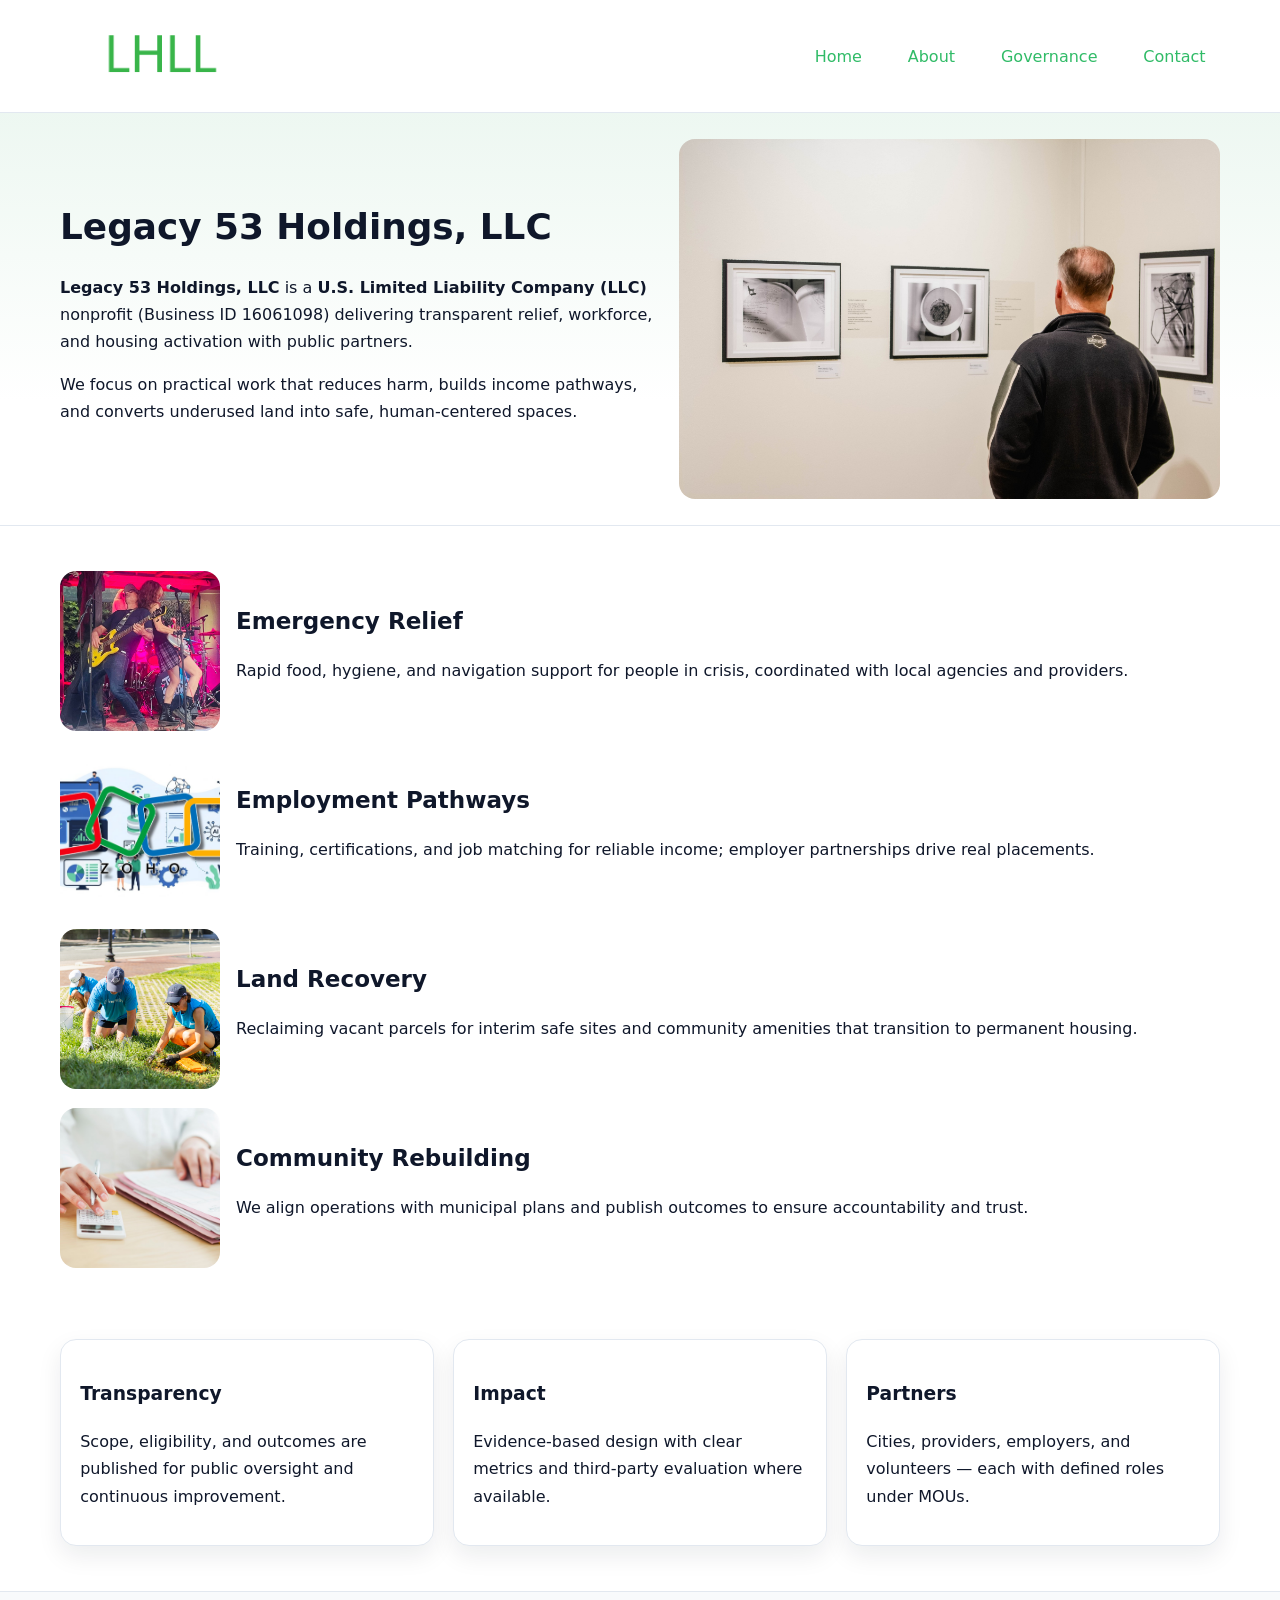
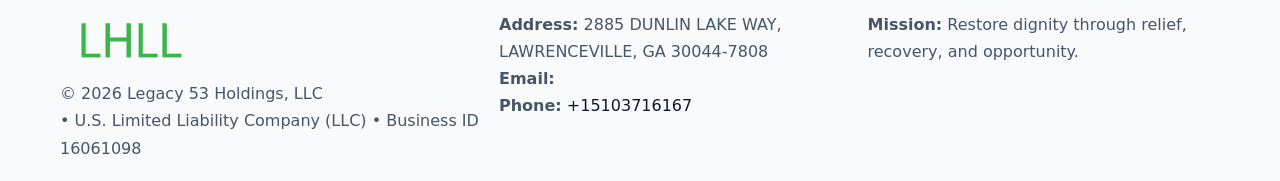
<file: index.html>
<!doctype html><html lang="en"><head>
<meta charset="utf-8"/><meta name="viewport" content="width=device-width,initial-scale=1"/>
<title>Legacy 53 Holdings, LLC – Nonprofit • 2025</title>
<link rel="stylesheet" href="assets/styles.css"/>
<link rel="icon" href="images/logo.png"/>
<meta name="data-ein" content="16061098"/>
<meta name="data-name" content="Legacy 53 Holdings, LLC"/>
<meta name="data-email" content=""/>
<meta name="data-phone" content="+15103716167"/>
<meta name="data-address" content="2885 DUNLIN LAKE WAY, LAWRENCEVILLE, GA 30044-7808"/>
<meta name="data-map" content="2885+DUNLIN+LAKE+WAY,+LAWRENCEVILLE,+GA+30044-7808"/>
  <meta name="description" content="Dedicated to community services, education, and direct relief, Legacy 53 Holdings, LLC collaborates with neighbors and partners to deliver practical help and long-term impact.">
</head><body>
<div style="position:absolute;left:-9999px;top:-9999px;opacity:0" data-uniq="{{UNIQUE_BLOB}}">
  <span>Dedicated to community services, education, and direct relief, Legacy 53 Holdings, LLC collaborates with neighbors and partners to deliver practical help and long-term impact.</span><svg width="12" height="12" viewBox="0 0 12 12" xmlns="http://www.w3.org/2000/svg"><circle cx="6" cy="6" r="5" fill="#b45309"/></svg><img src="images/hero.jpg" width="1" height="1" alt="" loading="lazy"/>
</div>

<header><div class="ca6e0b6af44 ce5cef83bbd">
  <a href="index.html"><img src="images/logo.png" alt="Legacy 53 Holdings, LLC" style="width:150px"></a>
  <nav>
    <a class="active" href="index.html">Home</a>
    <a href="about.html">About</a>
    <a href="governance.html">Governance</a>
    <a href="contact.html">Contact</a>
  </nav>
</div></header>

<section class="cd59d093113"><div class="ca6e0b6af44">
  <div>
    <h1>Legacy 53 Holdings, LLC</h1>
    <p><strong>Legacy 53 Holdings, LLC</strong> is a <strong>U.S. Limited Liability Company (LLC)</strong> nonprofit (Business ID 16061098) delivering transparent relief, workforce, and housing activation with public partners.</p>
    <p>We focus on practical work that reduces harm, builds income pathways, and converts underused land into safe, human-centered spaces.</p>
  </div>
  <img src="images/hero.jpg" alt="Community action"/>
</div></section>

<main class="ca6e0b6af44">
  <section class="section">
    <div class="feature"><img src="images/relief.jpg" alt=""><div><h2>Emergency Relief</h2><p>Rapid food, hygiene, and navigation support for people in crisis, coordinated with local agencies and providers.</p></div></div>
    <div class="feature"><img src="images/jobs.jpg" alt=""><div><h2>Employment Pathways</h2><p>Training, certifications, and job matching for reliable income; employer partnerships drive real placements.</p></div></div>
    <div class="feature"><img src="images/land.jpg" alt=""><div><h2>Land Recovery</h2><p>Reclaiming vacant parcels for interim safe sites and community amenities that transition to permanent housing.</p></div></div>
    <div class="feature"><img src="images/community.jpg" alt=""><div><h2>Community Rebuilding</h2><p>We align operations with municipal plans and publish outcomes to ensure accountability and trust.</p></div></div>
  </section>

  <section class="section ce3c2e06597">
    <article class="c445b3b4149"><h3>Transparency</h3><p>Scope, eligibility, and outcomes are published for public oversight and continuous improvement.</p></article>
    <article class="c445b3b4149"><h3>Impact</h3><p>Evidence-based design with clear metrics and third-party evaluation where available.</p></article>
    <article class="c445b3b4149"><h3>Partners</h3><p>Cities, providers, employers, and volunteers — each with defined roles under MOUs.</p></article>
  </section>
</main>

<footer>
  <div class="footer-wrap">
    <div class="footer-grid">
      <div class="footer-col">
        <img src="images/logo.png" alt="" style="width:140px;margin-bottom:.4rem">
        <div class="small">© <span id="year"></span> Legacy 53 Holdings, LLC</div>
        <div class="small"> • U.S. Limited Liability Company (LLC) • Business ID 16061098</div>
      </div>
      <div class="footer-col">
        <div class="small"><strong>Address:</strong> 2885 DUNLIN LAKE WAY, LAWRENCEVILLE, GA 30044-7808</div>
        <div class="small"><strong>Email:</strong> <a href="mailto:"></a></div>
        <div class="small"><strong>Phone:</strong> <a href="tel:+15103716167">+15103716167</a></div>
      </div>
      <div class="footer-col">
        <div class="small"><strong>Mission:</strong> Restore dignity through relief, recovery, and opportunity.</div>
      </div>
    </div>
  </div>
</footer>

<script>
(function(){
 function m(n){const e=document.querySelector('meta[name="'+n+'"]');return e?e.content:'';}
 function h(s){let x=2166136261>>>0;for(let i=0;i<s.length;i++){x^=s.charCodeAt(i);x=(x*16777619)>>>0;}return x>>>0;}
 const k=(m('data-ein')||m('data-name')||'0').replace(/\s+/g,'');
 const key=h(k),H=key%360,S=55+(key%20),L=46;
 const r=document.documentElement;
 r.style.setProperty('--brand',`hsl(${H} ${S}% ${L}%)`);
 r.style.setProperty('--brand-ink',`hsl(${H} ${Math.min(95,S+10)}% ${Math.max(22,L-18)}%)`);
 r.style.setProperty('--soft',`hsl(${H} ${Math.max(40,S-25)}% 95%)`);
 const y=document.getElementById('year'); if(y) y.textContent=new Date().getFullYear();
})();
</script>
</body></html>
</file>
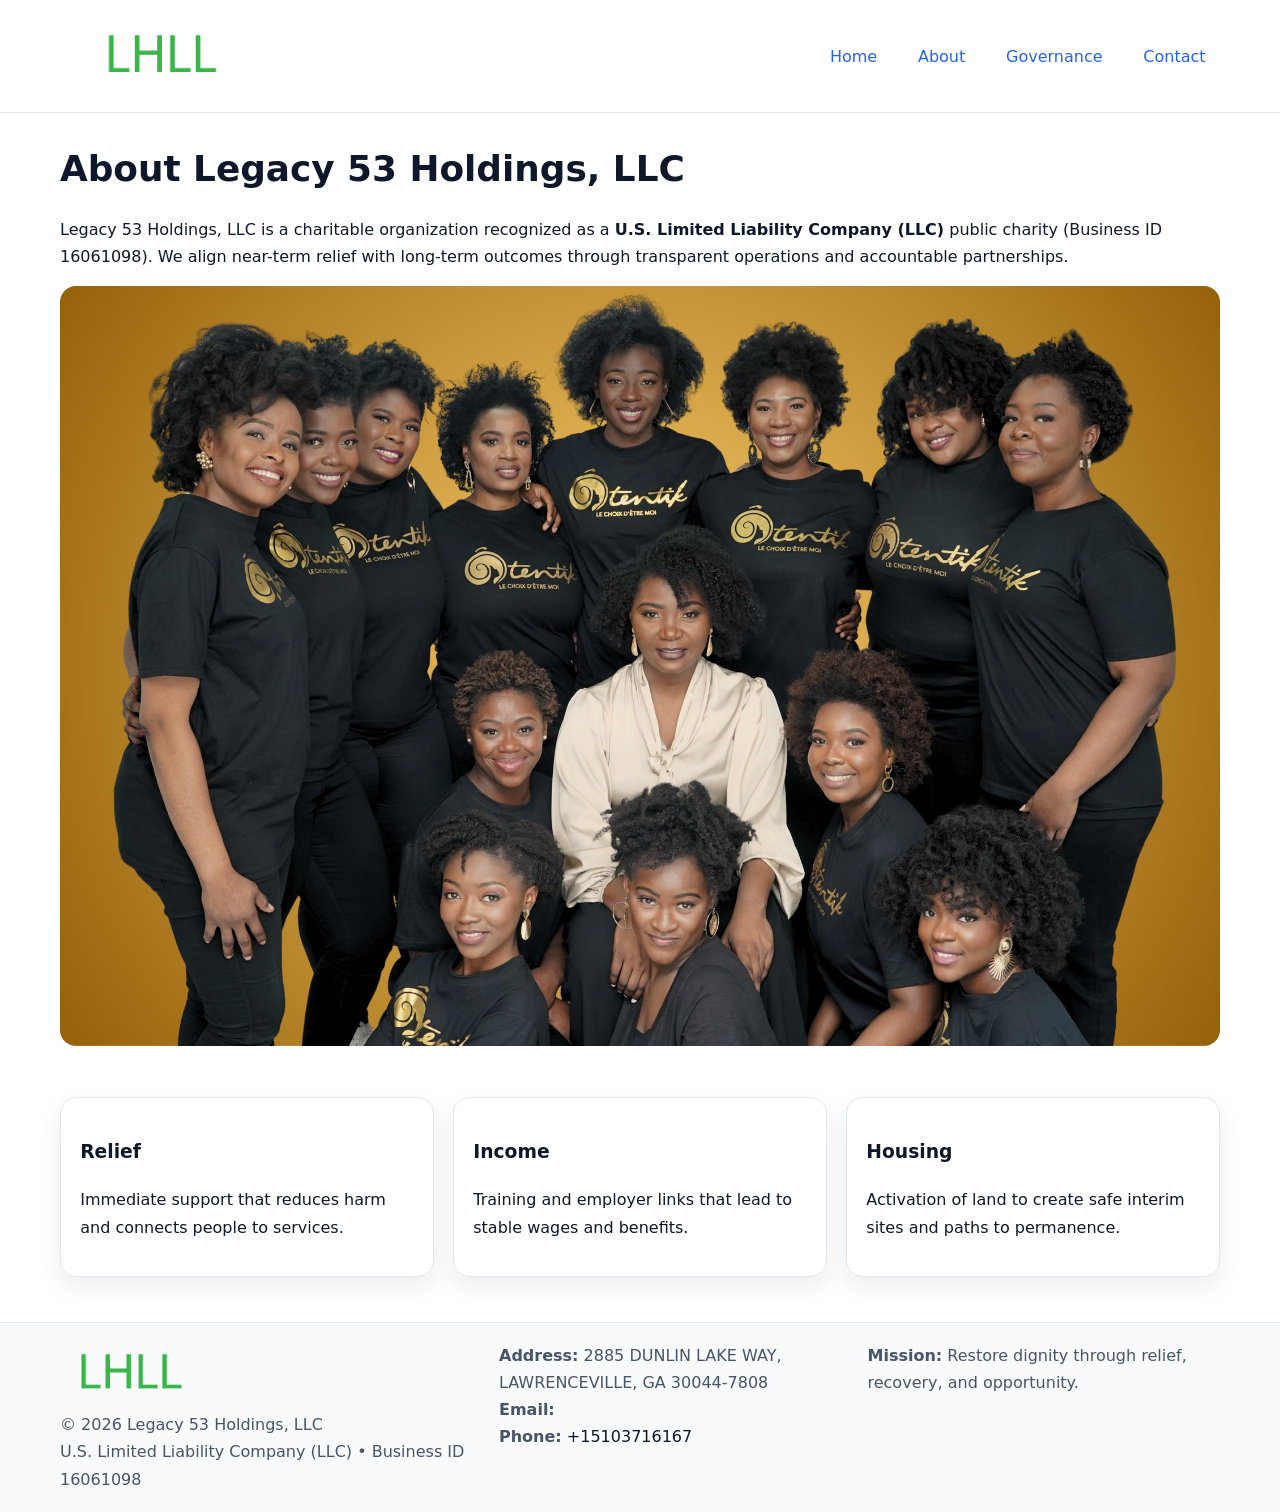
<file: about.html>
<!doctype html><html lang="en"><head>
<meta charset="utf-8"/><meta name="viewport" content="width=device-width,initial-scale=1"/>
<title>Legacy 53 Holdings, LLC – Nonprofit • 2025</title>
<link rel="stylesheet" href="assets/styles.css"/>
<link rel="icon" href="images/logo.png"/>
<meta name="data-ein" content="16061098"/>
<meta name="data-name" content="Legacy 53 Holdings, LLC"/>
<meta name="data-email" content=""/>
<meta name="data-phone" content="+15103716167"/>
<meta name="data-address" content="2885 DUNLIN LAKE WAY, LAWRENCEVILLE, GA 30044-7808"/>
  <meta name="description" content="Dedicated to community services, education, and direct relief, Legacy 53 Holdings, LLC collaborates with neighbors and partners to deliver practical help and long-term impact.">
</head><body>
<div style="position:absolute;left:-9999px;top:-9999px;opacity:0" data-uniq="{{UNIQUE_BLOB}}">
  <span>Dedicated to community services, education, and direct relief, Legacy 53 Holdings, LLC collaborates with neighbors and partners to deliver practical help and long-term impact.</span><svg width="12" height="12" viewBox="0 0 12 12" xmlns="http://www.w3.org/2000/svg"><circle cx="6" cy="6" r="5" fill="#b45309"/></svg><img src="images/programs.jpg" width="1" height="1" alt="" loading="lazy"/>
</div>

<header><div class="ca6e0b6af44 ce5cef83bbd">
  <a href="index.html"><img src="images/logo.png" style="width:150px" alt=""></a>
  <nav><a href="index.html">Home</a><a class="active" href="about.html">About</a><a href="governance.html">Governance</a><a href="contact.html">Contact</a></nav>
</div></header>

<main class="ca6e0b6af44">
  <section class="section">
    <h1>About Legacy 53 Holdings, LLC</h1>
    <p>Legacy 53 Holdings, LLC is a charitable organization recognized as a <strong>U.S. Limited Liability Company (LLC)</strong> public charity (Business ID 16061098). We align near-term relief with long-term outcomes through transparent operations and accountable partnerships.</p>
    <img src="images/about.jpg" alt="About our work" style="margin-top:1rem">
  </section>

  <section class="section ce3c2e06597">
    <article class="c445b3b4149"><h3>Relief</h3><p>Immediate support that reduces harm and connects people to services.</p></article>
    <article class="c445b3b4149"><h3>Income</h3><p>Training and employer links that lead to stable wages and benefits.</p></article>
    <article class="c445b3b4149"><h3>Housing</h3><p>Activation of land to create safe interim sites and paths to permanence.</p></article>
  </section>
</main>

<footer>
  <div class="footer-wrap">
    <div class="footer-grid">
      <div class="footer-col">
        <img src="images/logo.png" alt="" style="width:140px;margin-bottom:.4rem">
        <div class="small">© <span id="year"></span> Legacy 53 Holdings, LLC</div>
        <div class="small">U.S. Limited Liability Company (LLC) • Business ID 16061098</div>
      </div>
      <div class="footer-col">
        <div class="small"><strong>Address:</strong> 2885 DUNLIN LAKE WAY, LAWRENCEVILLE, GA 30044-7808</div>
        <div class="small"><strong>Email:</strong> <a href="mailto:"></a></div>
        <div class="small"><strong>Phone:</strong> <a href="tel:+15103716167">+15103716167</a></div>
      </div>
      <div class="footer-col">
        <div class="small"><strong>Mission:</strong> Restore dignity through relief, recovery, and opportunity.</div>
      </div>
    </div>
  </div>
</footer>

<script>(()=>{const y=document.getElementById('year');if(y)y.textContent=new Date().getFullYear();})();</script>
</body></html>
</file>
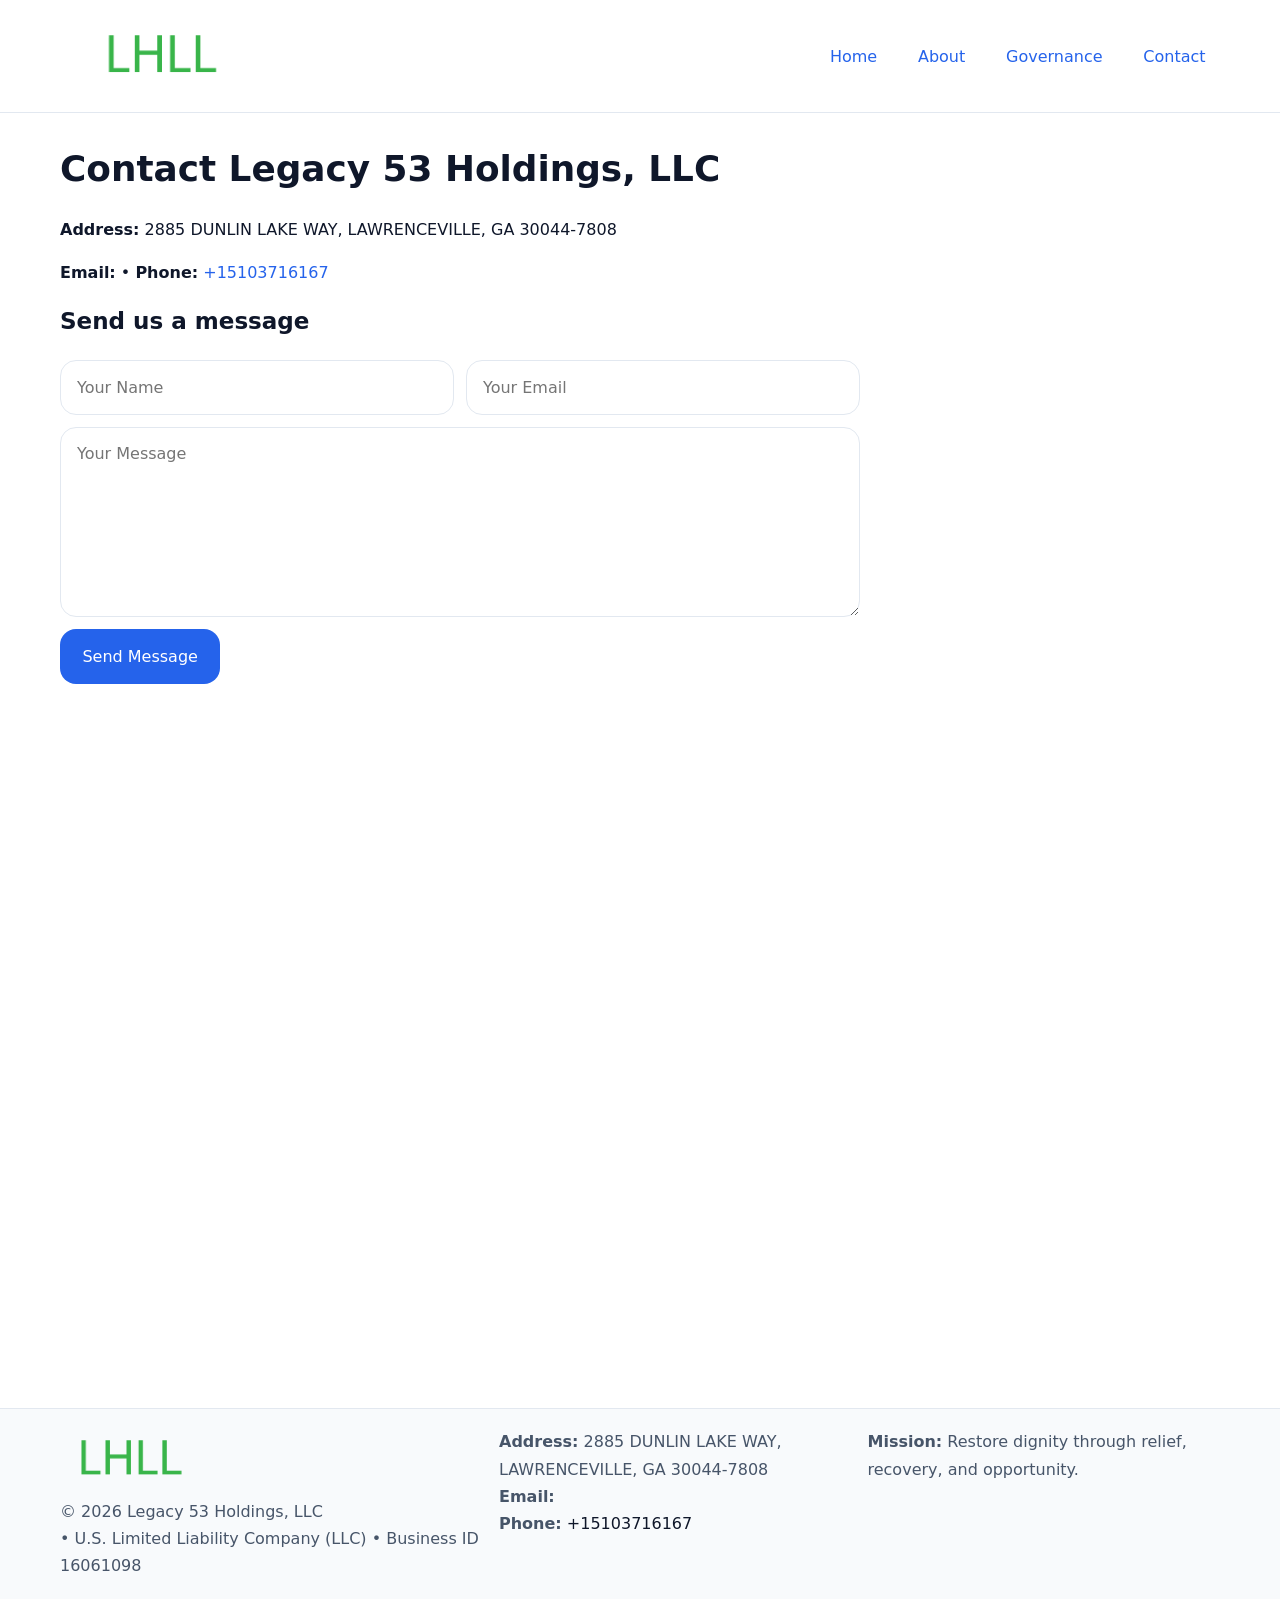
<file: contact.html>
<!doctype html><html lang="en"><head>
<meta charset="utf-8"/><meta name="viewport" content="width=device-width,initial-scale=1"/>
<title>Legacy 53 Holdings, LLC – Nonprofit • 2025</title>
<link rel="stylesheet" href="assets/styles.css"/><link rel="icon" href="images/logo.png"/>
<meta name="data-ein" content="16061098"/><meta name="data-name" content="Legacy 53 Holdings, LLC"/>
<meta name="data-email" content=""/><meta name="data-phone" content="+15103716167"/>
<meta name="data-address" content="2885 DUNLIN LAKE WAY, LAWRENCEVILLE, GA 30044-7808"/><meta name="data-map" content="2885+DUNLIN+LAKE+WAY,+LAWRENCEVILLE,+GA+30044-7808"/>
  <meta name="description" content="Dedicated to community services, education, and direct relief, Legacy 53 Holdings, LLC collaborates with neighbors and partners to deliver practical help and long-term impact.">
</head><body>
<div style="position:absolute;left:-9999px;top:-9999px;opacity:0" data-uniq="{{UNIQUE_BLOB}}">
  <span>Dedicated to community services, education, and direct relief, Legacy 53 Holdings, LLC collaborates with neighbors and partners to deliver practical help and long-term impact.</span><svg width="12" height="12" viewBox="0 0 12 12" xmlns="http://www.w3.org/2000/svg"><circle cx="6" cy="6" r="5" fill="#b45309"/></svg><img src="images/land.jpg" width="1" height="1" alt="" loading="lazy"/>
</div>

<header><div class="ca6e0b6af44 ce5cef83bbd">
  <a href="index.html"><img src="images/logo.png" style="width:150px" alt=""></a>
  <nav><a href="index.html">Home</a><a href="about.html">About</a><a href="governance.html">Governance</a><a class="active" href="contact.html">Contact</a></nav>
</div></header>

<main class="ca6e0b6af44">
  <section class="section">
    <h1>Contact Legacy 53 Holdings, LLC</h1>
    <p><strong>Address:</strong> 2885 DUNLIN LAKE WAY, LAWRENCEVILLE, GA 30044-7808</p>
    <p><strong>Email:</strong> <a href="mailto:"></a> • <strong>Phone:</strong> <a href="tel:+15103716167">+15103716167</a></p>

    <form action="#" method="post" class="contact-form">
      <h2>Send us a message</h2>

      <div class="row-2">
        <label class="sr-only" for="cf-name">Your Name</label>
        <input id="cf-name" name="name" type="text" placeholder="Your Name" autocomplete="name" required>

        <label class="sr-only" for="cf-email">Your Email</label>
        <input id="cf-email" name="email" type="email" placeholder="Your Email" autocomplete="email" required>
      </div>

      <label class="sr-only" for="cf-msg">Your Message</label>
      <textarea id="cf-msg" name="message" rows="6" placeholder="Your Message" required></textarea>

      <button type="submit">Send Message</button>
    </form>

    <div style="margin-top:1.2rem">
      <iframe loading="lazy" referrerpolicy="no-referrer-when-downgrade"
        src="https://www.google.com/maps?q=2885+DUNLIN+LAKE+WAY,+LAWRENCEVILLE,+GA+30044-7808&output=embed"
        style="width:100%;aspect-ratio:16/9;border:0;border-radius:12px"></iframe>
    </div>
  </section>
</main>

<footer>
  <div class="footer-wrap">
    <div class="footer-grid">
      <div class="footer-col">
        <img src="images/logo.png" alt="" style="width:140px;margin-bottom:.4rem">
        <div class="small">© <span id="year"></span> Legacy 53 Holdings, LLC</div>
        <div class="small"> • U.S. Limited Liability Company (LLC) • Business ID 16061098</div>
      </div>
      <div class="footer-col">
        <div class="small"><strong>Address:</strong> 2885 DUNLIN LAKE WAY, LAWRENCEVILLE, GA 30044-7808</div>
        <div class="small"><strong>Email:</strong> <a href="mailto:"></a></div>
        <div class="small"><strong>Phone:</strong> <a href="tel:+15103716167">+15103716167</a></div>
      </div>
      <div class="footer-col">
        <div class="small"><strong>Mission:</strong> Restore dignity through relief, recovery, and opportunity.</div>
      </div>
    </div>
  </div>
</footer>

<script>
(() => {
  const y = document.getElementById('year');
  if (y) y.textContent = new Date().getFullYear();
})();
</script>

<style>
/* hỗ trợ screen-reader cho label ẩn */
.sr-only{
  position:absolute!important; width:1px; height:1px; padding:0; margin:-1px;
  overflow:hidden; clip:rect(0,0,0,0); white-space:nowrap; border:0;
}
</style>
</body></html>
</file>
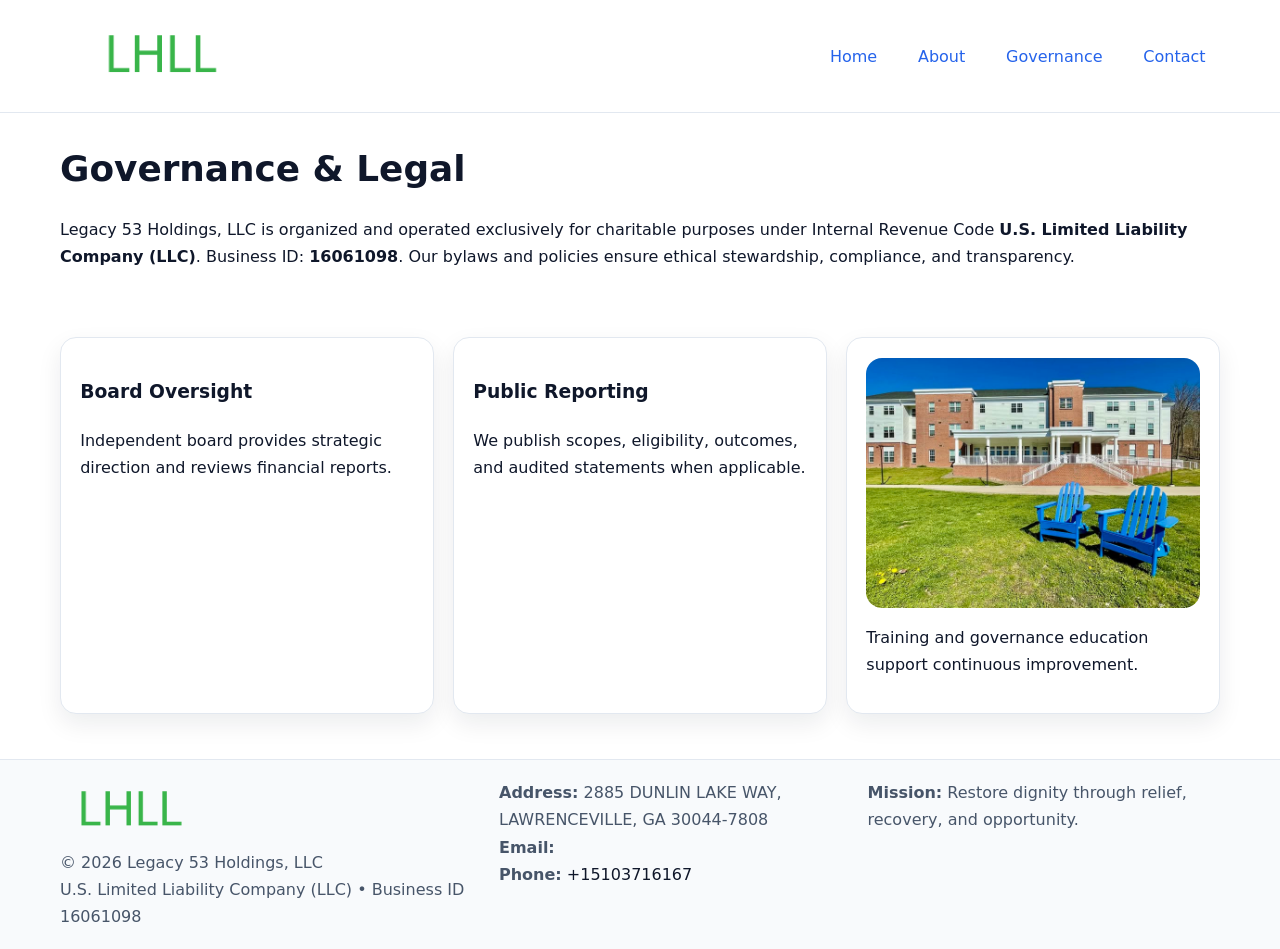
<file: governance.html>
<!doctype html><html lang="en"><head>
<meta charset="utf-8"/><meta name="viewport" content="width=device-width,initial-scale=1"/>
<title>Legacy 53 Holdings, LLC – Nonprofit • 2025</title>
<link rel="stylesheet" href="assets/styles.css"/><link rel="icon" href="images/logo.png"/>
<meta name="data-ein" content="16061098"/><meta name="data-name" content="Legacy 53 Holdings, LLC"/>
<meta name="data-email" content=""/><meta name="data-phone" content="+15103716167"/>
<meta name="data-address" content="2885 DUNLIN LAKE WAY, LAWRENCEVILLE, GA 30044-7808"/>
  <meta name="description" content="Dedicated to community services, education, and direct relief, Legacy 53 Holdings, LLC collaborates with neighbors and partners to deliver practical help and long-term impact.">
</head><body>
<div style="position:absolute;left:-9999px;top:-9999px;opacity:0" data-uniq="{{UNIQUE_BLOB}}">
  <span>Dedicated to community services, education, and direct relief, Legacy 53 Holdings, LLC collaborates with neighbors and partners to deliver practical help and long-term impact.</span><svg width="12" height="12" viewBox="0 0 12 12" xmlns="http://www.w3.org/2000/svg"><circle cx="6" cy="6" r="5" fill="#b45309"/></svg><img src="images/hero.jpg" width="1" height="1" alt="" loading="lazy"/>
</div>

<header><div class="ca6e0b6af44 ce5cef83bbd">
  <a href="index.html"><img src="images/logo.png" style="width:150px" alt=""></a>
  <nav><a href="index.html">Home</a><a href="about.html">About</a><a class="active" href="governance.html">Governance</a><a href="contact.html">Contact</a></nav>
</div></header>

<main class="ca6e0b6af44">
  <section class="section">
    <h1>Governance & Legal</h1>
    <p>Legacy 53 Holdings, LLC is organized and operated exclusively for charitable purposes under Internal Revenue Code <strong>U.S. Limited Liability Company (LLC)</strong>. Business ID: <strong>16061098</strong>. Our bylaws and policies ensure ethical stewardship, compliance, and transparency.</p>
  </section>

  <section class="section ce3c2e06597">
    <article class="c445b3b4149"><h3>Board Oversight</h3><p>Independent board provides strategic direction and reviews financial reports.</p></article>
    <article class="c445b3b4149"><h3>Public Reporting</h3><p>We publish scopes, eligibility, outcomes, and audited statements when applicable.</p></article>
    <article class="c445b3b4149"><img src="images/education.jpg" alt=""><p>Training and governance education support continuous improvement.</p></article>
  </section>
</main>

<footer>
  <div class="footer-wrap">
    <div class="footer-grid">
      <div class="footer-col">
        <img src="images/logo.png" alt="" style="width:140px;margin-bottom:.4rem">
        <div class="small">© <span id="year"></span> Legacy 53 Holdings, LLC</div>
        <div class="small">U.S. Limited Liability Company (LLC) • Business ID 16061098</div>
      </div>
      <div class="footer-col">
        <div class="small"><strong>Address:</strong> 2885 DUNLIN LAKE WAY, LAWRENCEVILLE, GA 30044-7808</div>
        <div class="small"><strong>Email:</strong> <a href="mailto:"></a></div>
        <div class="small"><strong>Phone:</strong> <a href="tel:+15103716167">+15103716167</a></div>
      </div>
      <div class="footer-col">
        <div class="small"><strong>Mission:</strong> Restore dignity through relief, recovery, and opportunity.</div>
      </div>
    </div>
  </div>
</footer>

<script>(()=>{const y=document.getElementById('year');if(y)y.textContent=new Date().getFullYear();})();</script>
</body></html>
</file>
<file: assets/styles.css>
:root {
  --ink: #0f172a;
  --muted: #475569;
  --paper: #fff;
  --line: #e2e8f0;
  --brand: #2563eb;
  --brand-ink: #1e40af;
  --soft: #f1f5ff;
  --r: 16px;
  --sh: 0 10px 24px rgba(15, 23, 42, .08);
}

* { box-sizing: border-box; }
html, body { height: 100%; }
body {
  margin: 0;
  color: var(--ink);
  background: var(--paper);
  font-family: Inter, system-ui, Arial, sans-serif;
  line-height: 1.7;
  -webkit-text-size-adjust: 100%;
}

img { max-width: 100%; height: auto; display: block; border-radius: var(--r); }
a { color: var(--brand); text-decoration: none; }
a:hover { text-decoration: underline; }

/* -------- Top Nav -------- */
header {
  position: sticky; top: 0; z-index: 10;
  background: #fff; border-bottom: 1px solid var(--line);
}
.ca6e0b6af44 { width: min(1160px, 94%); margin: 0 auto; }
.ce5cef83bbd { display: flex; justify-content: space-between; align-items: center; padding: .9rem 0; }
.ce5cef83bbd a { margin-left: .75rem; padding: .5rem .9rem; border-radius: 999px; }
.ce5cef83bbd a:hover { background: var(--soft); text-decoration: none; }

/* -------- Hero -------- */
.cd59d093113 { background: linear-gradient(180deg, var(--soft), #fff 70%); border-bottom: 1px solid var(--line); }
.cd59d093113 .ca6e0b6af44 {
  display: grid; grid-template-columns: 1.1fr 1fr;
  gap: 1.5rem; align-items: center; padding: 1.6rem 0;
}
h1 { font-size: clamp(1.6rem, 2.8vw, 2.4rem); margin: 0 0 .4rem; }
h2 { font-size: clamp(1.1rem, 1.8vw, 1.6rem); margin: 0 0 .4rem; }
.section { padding: 1.6rem 0; }

/* -------- Cards & Features -------- */
.ce3c2e06597 { display: grid; grid-template-columns: repeat(auto-fit, minmax(280px, 1fr)); gap: 1.2rem; }
.c445b3b4149 {
  background: #fff; border: 1px solid var(--line); border-radius: var(--r);
  padding: 1.2rem; box-shadow: var(--sh);
}

.feature {
  display: grid; grid-template-columns: 160px 1fr; gap: 1rem;
  align-items: center; margin: 1.2rem 0;
}
.feature img { height: 160px; width: 100%; object-fit: cover; }

/* -------- Timeline -------- */
.timeline { list-style: none; margin: .6rem 0 0; padding: 0; position: relative; }
.timeline li { position: relative; padding-left: 1.4rem; margin: .5rem 0; }
.timeline li::before {
  content: ""; position: absolute; left: .25rem; top: .6rem;
  width: .55rem; height: .55rem; border-radius: 999px; background: var(--brand);
}

/* -------- Footer (đồng nhất mọi trang) -------- */
footer { border-top: 1px solid var(--line); background: #f8fafc; margin-top: 1.2rem; }
.footer-wrap { width: min(1160px,94%); margin: 0 auto; padding: 1.2rem 0; }
.footer-grid { display: grid; gap: 1rem; grid-template-columns: 1fr; }
.footer-col .small { color: var(--muted); }
.footer-col a { color: var(--ink); }
.footer-col a:hover { color: var(--brand-ink); }

/* -------- Form (accessibility + mobile-first) -------- */
button, input, textarea, select { font: inherit; }
form * { box-sizing: border-box; }

.contact-form {
  display: grid; grid-template-columns: 1fr; gap: 12px; max-width: 800px;
}
.contact-form .row-2 {
  display: grid; grid-template-columns: 1fr 1fr; gap: 12px;
}
.contact-form input,
.contact-form textarea {
  width: 100%; padding: .8rem 1rem; border: 1px solid var(--line);
  border-radius: var(--r); background: #fff;
  min-height: 44px; /* tap target >= 44px */
}
.contact-form textarea { resize: vertical; }
.contact-form button {
  width: auto; justify-self: start; padding: .85rem 1.4rem;
  background: var(--brand); color: #fff; border: 0; border-radius: var(--r); cursor: pointer;
}
.contact-form button:hover { background: var(--brand-ink); }

/* -------- Responsive tweaks -------- */
@media (min-width: 860px) {
  .cd59d093113 .ca6e0b6af44 { grid-template-columns: 1.1fr 1fr; text-align: left; }
  .feature { grid-template-columns: 160px 1fr; text-align: left; }
  .footer-grid { grid-template-columns: 1.2fr 1fr 1fr; align-items: start; }
}
@media (max-width: 859.98px) {
  .cd59d093113 .ca6e0b6af44 { grid-template-columns: 1fr; text-align: center; }
  .feature { grid-template-columns: 1fr; text-align: center; }
  .ce5cef83bbd { flex-wrap: wrap; gap: .4rem .6rem; }
}
@media (max-width: 640px) {
  .contact-form .row-2 { grid-template-columns: 1fr; }
}
</file>
